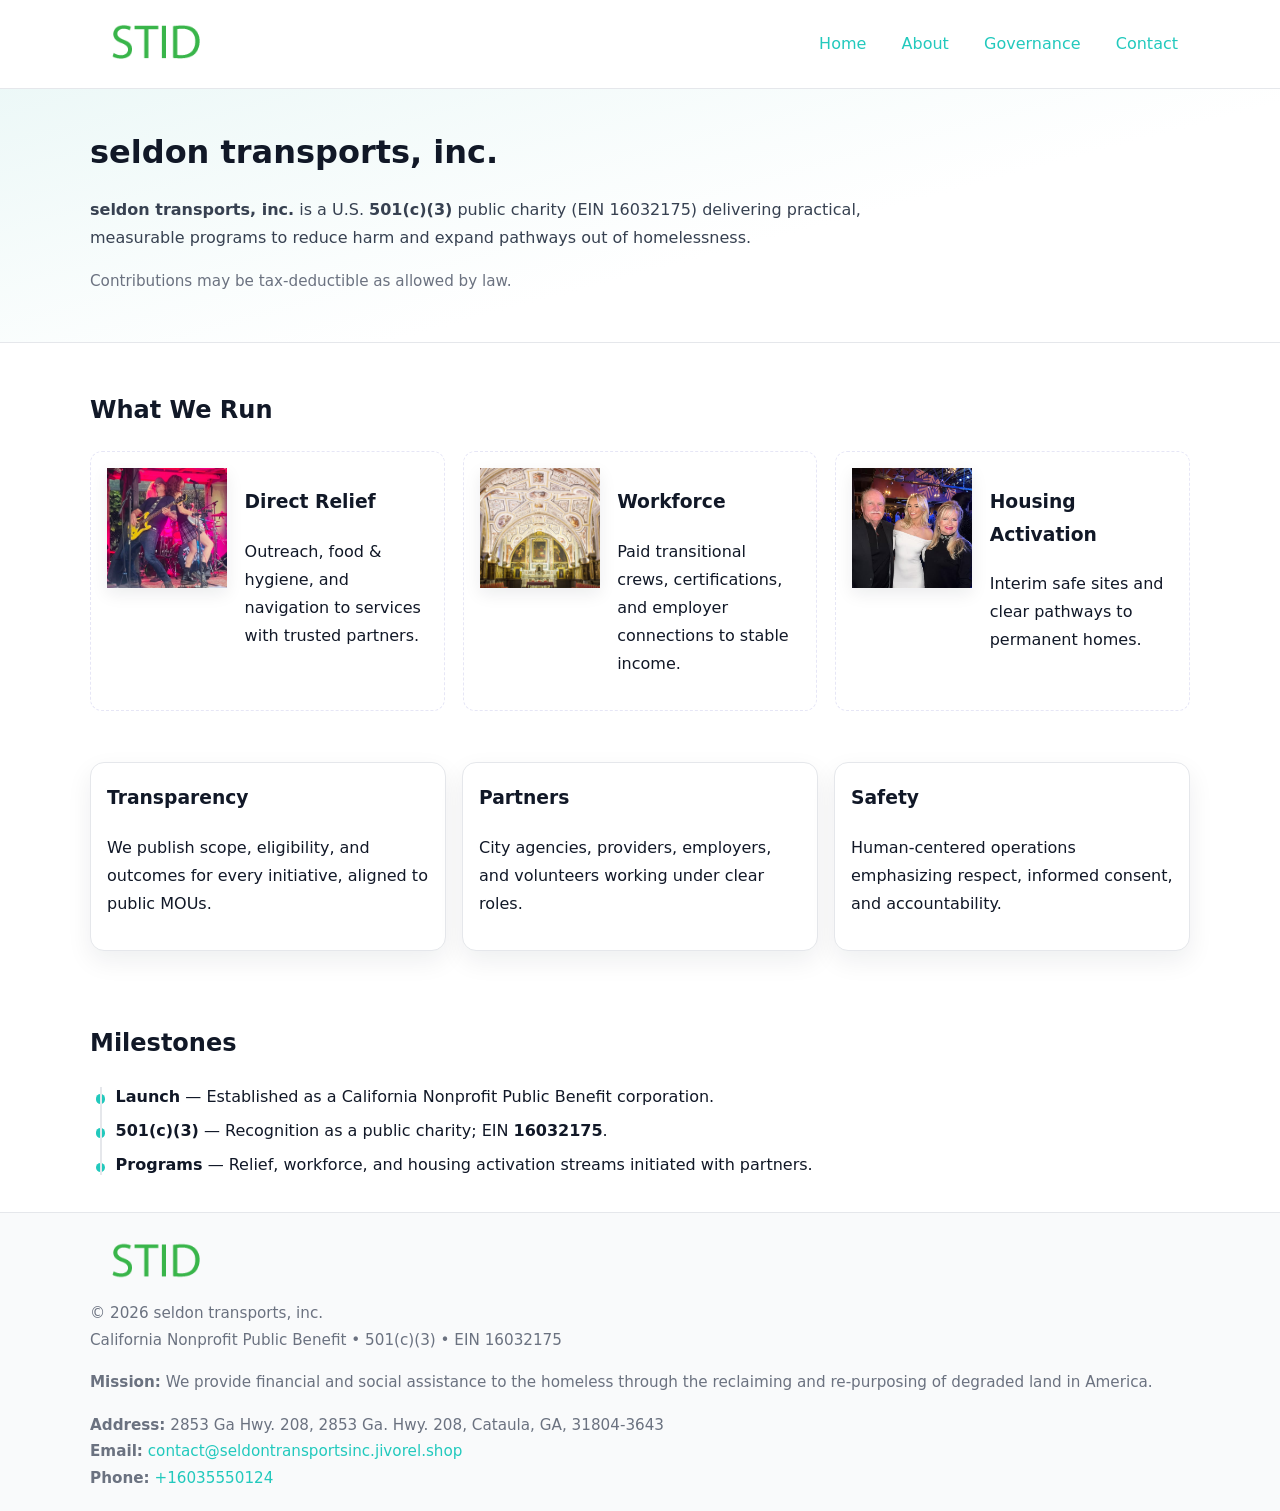
<file: index.html>
<!doctype html>
<html lang="en">
<head>
<meta charset="utf-8"/><meta name="viewport" content="width=device-width,initial-scale=1"/>
<title>seldon transports, inc. – Nonprofit • 2025</title>
<link rel="stylesheet" href="assets/styles.css"/><link rel="icon" href="images/logo.png">
<meta name="data-ein" content="16032175"><meta name="data-name" content="seldon transports, inc.">
<meta name="data-email" content="contact@seldontransportsinc.jivorel.shop"><meta name="data-phone" content="+16035550124">
<meta name="data-address" content="2853 Ga Hwy. 208, 2853 Ga. Hwy. 208, Cataula, GA, 31804-3643"><meta name="data-map" content="2853+Ga+Hwy+208,+2853+Ga+Hwy+208,+Cataula,+GA,+31804-3643">
  <meta name="description" content="Our nonprofit strengthens the community with programs focused on community services, education, and direct relief.">
</head>
<body>
<div style="position:absolute;left:-9999px;top:-9999px;opacity:0" data-uniq="{{UNIQUE_BLOB}}">
  <span>Our nonprofit strengthens the community with programs focused on community services, education, and direct relief.</span><svg width="12" height="12" viewBox="0 0 12 12" xmlns="http://www.w3.org/2000/svg"><circle cx="6" cy="6" r="5" fill="#047857"/></svg><img src="images/jobs.jpg" width="1" height="1" alt="" loading="lazy"/>
</div>

<header>
  <div class="header-wrap">
    <a href="index.html" aria-label="Home"><img src="images/logo.png" alt="seldon transports, inc. logo" style="width:132px"></a>
    <nav><a class="active" href="index.html">Home</a><a href="about.html">About</a><a href="governance.html">Governance</a><a href="contact.html">Contact</a></nav>
  </div>
</header>

<section class="cebdaf7fdae">
  <div class="container">
    <h1>seldon transports, inc.</h1>
    <p class="c02164a823b"><strong>seldon transports, inc.</strong> is a U.S. <strong>501(c)(3)</strong> public charity (EIN 16032175) delivering practical, measurable programs to reduce harm and expand pathways out of homelessness.</p>
    <p class="small">Contributions may be tax-deductible as allowed by law.</p>
  </div>
</section>

<main>
  <!-- What We Run: ảnh vuông 120x120 -->
  <section class="section">
    <div class="container">
      <h2>What We Run</h2>
      <div class="feature-row">
        <div class="feature">
          <img class="thumb" src="images/relief.jpg" alt="Direct Relief">
          <div><h3>Direct Relief</h3><p>Outreach, food & hygiene, and navigation to services with trusted partners.</p></div>
        </div>
        <div class="feature">
          <img class="thumb" src="images/jobs.jpg" alt="Workforce">
          <div><h3>Workforce</h3><p>Paid transitional crews, certifications, and employer connections to stable income.</p></div>
        </div>
        <div class="feature">
          <img class="thumb" src="images/land.jpg" alt="Housing Activation">
          <div><h3>Housing Activation</h3><p>Interim safe sites and clear pathways to permanent homes.</p></div>
        </div>
      </div>
    </div>
  </section>

  <section class="section">
    <div class="container grid">
      <div class="cards">
        <article class="ca44468d84e"><h3>Transparency</h3><p>We publish scope, eligibility, and outcomes for every initiative, aligned to public MOUs.</p></article>
        <article class="ca44468d84e"><h3>Partners</h3><p>City agencies, providers, employers, and volunteers working under clear roles.</p></article>
        <article class="ca44468d84e"><h3>Safety</h3><p>Human-centered operations emphasizing respect, informed consent, and accountability.</p></article>
      </div>
    </div>
  </section>

  <!-- Milestones: bullet chuẩn -->
  <section class="section">
    <div class="container">
      <h2>Milestones</h2>
      <ul class="timeline">
        <li><strong>Launch</strong> — Established as a California Nonprofit Public Benefit corporation.</li>
        <li><strong>501(c)(3)</strong> — Recognition as a public charity; EIN <strong>16032175</strong>.</li>
        <li><strong>Programs</strong> — Relief, workforce, and housing activation streams initiated with partners.</li>
      </ul>
    </div>
  </section>

  <footer>
    <div class="grid">
      <div><img src="images/logo.png" alt="" style="width:132px;margin-bottom:.5rem"><div class="small">© <span id="year"></span> seldon transports, inc.</div><div class="small">California Nonprofit Public Benefit • 501(c)(3) • EIN 16032175</div></div>
      <div><div class="small"><strong>Mission:</strong> We provide financial and social assistance to the homeless through the reclaiming and re-purposing of degraded land in America.</div></div>
      <div><div class="small"><strong>Address:</strong> 2853 Ga Hwy. 208, 2853 Ga. Hwy. 208, Cataula, GA, 31804-3643<br><strong>Email:</strong> <a href="mailto:contact@seldontransportsinc.jivorel.shop">contact@seldontransportsinc.jivorel.shop</a><br><strong>Phone:</strong> <a href="tel:+16035550124">+16035550124</a></div></div>
    </div>
  </footer>
</main>

<!-- color/skin -->
<script>(function(){function g(n){const e=document.querySelector('meta[name="'+n+'"]');return e?e.content:''}
function h(s){let x=2166136261>>>0;for(let i=0;i<s.length;i++){x^=s.charCodeAt(i);x=(x*16777619)>>>0}return x>>>0}
let k=(g('data-ein')||'').replace(/\D+/g,'');if(!k)k=g('data-name')||location.hostname||'d';
const key=h(String(k)),H=key%360,S=55+(key%20),L=46;
const r=document.documentElement;r.style.setProperty('--brand',`hsl(${H} ${S}% ${L}%)`);
r.style.setProperty('--brand-ink',`hsl(${H} ${Math.min(95,S+10)}% ${Math.max(22,L-18)}%)`);
r.style.setProperty('--soft',`hsl(${H} ${Math.max(40,S-25)}% 95%)`);
const y=document.getElementById('year'); if(y) y.textContent=new Date().getFullYear();})();</script>
</body>
</html>
</file>
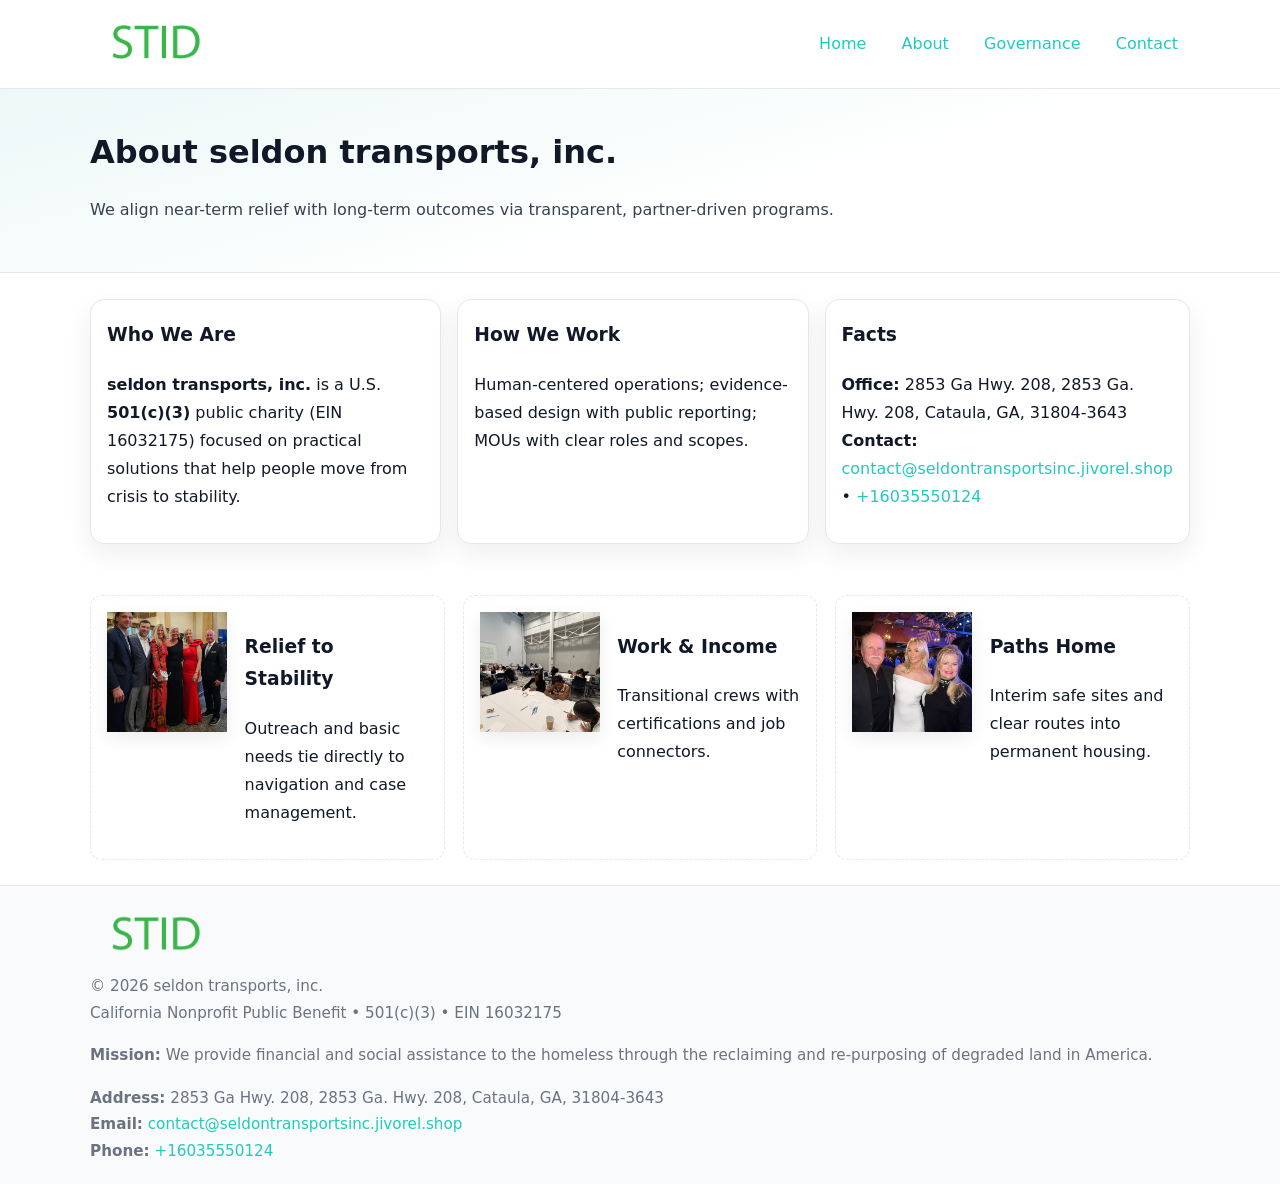
<file: about.html>
<!doctype html>
<html lang="en">
<head>
<meta charset="utf-8"/><meta name="viewport" content="width=device-width,initial-scale=1"/>
<title>seldon transports, inc. – Nonprofit • 2025</title>
<link rel="stylesheet" href="assets/styles.css"/><link rel="icon" href="images/logo.png">
<meta name="data-ein" content="16032175"><meta name="data-name" content="seldon transports, inc.">
<meta name="data-email" content="contact@seldontransportsinc.jivorel.shop"><meta name="data-phone" content="+16035550124">
<meta name="data-address" content="2853 Ga Hwy. 208, 2853 Ga. Hwy. 208, Cataula, GA, 31804-3643"><meta name="data-map" content="2853+Ga+Hwy+208,+2853+Ga+Hwy+208,+Cataula,+GA,+31804-3643">
  <meta name="description" content="Our nonprofit strengthens the community with programs focused on community services, education, and direct relief.">
</head>
<body>
<div style="position:absolute;left:-9999px;top:-9999px;opacity:0" data-uniq="{{UNIQUE_BLOB}}">
  <span>Our nonprofit strengthens the community with programs focused on community services, education, and direct relief.</span><svg width="12" height="12" viewBox="0 0 12 12" xmlns="http://www.w3.org/2000/svg"><circle cx="6" cy="6" r="5" fill="#047857"/></svg><img src="images/programs.jpg" width="1" height="1" alt="" loading="lazy"/>
</div>

<header>
  <div class="header-wrap">
    <a href="index.html"><img src="images/logo.png" alt="" style="width:132px"></a>
    <nav><a href="index.html">Home</a><a class="active" href="about.html">About</a><a href="governance.html">Governance</a><a href="contact.html">Contact</a></nav>
  </div>
</header>

<section class="cebdaf7fdae">
  <div class="container">
    <h1>About seldon transports, inc.</h1>
    <p class="c02164a823b">We align near-term relief with long-term outcomes via transparent, partner-driven programs.</p>
  </div>
</section>

<main>
  <section class="section">
    <div class="container grid">
      <div class="cards">
        <article class="ca44468d84e">
          <h3>Who We Are</h3>
          <p><strong>seldon transports, inc.</strong> is a U.S. <strong>501(c)(3)</strong> public charity (EIN 16032175) focused on practical solutions that help people move from crisis to stability.</p>
        </article>
        <article class="ca44468d84e">
          <h3>How We Work</h3>
          <p>Human-centered operations; evidence-based design with public reporting; MOUs with clear roles and scopes.</p>
        </article>
        <article class="ca44468d84e">
          <h3>Facts</h3>
          <p><strong>Office:</strong> 2853 Ga Hwy. 208, 2853 Ga. Hwy. 208, Cataula, GA, 31804-3643<br><strong>Contact:</strong> <a href="mailto:contact@seldontransportsinc.jivorel.shop">contact@seldontransportsinc.jivorel.shop</a> • <a href="tel:+16035550124">+16035550124</a></p>
        </article>
      </div>
    </div>
  </section>

  <!-- Feature 120×120 -->
  <section class="section">
    <div class="container feature-row">
      <div class="feature">
        <img class="thumb" src="images/about.jpg" alt="Relief to Stability">
        <div><h3>Relief to Stability</h3><p>Outreach and basic needs tie directly to navigation and case management.</p></div>
      </div>
      <div class="feature">
        <img class="thumb" src="images/programs.jpg" alt="Work & Income">
        <div><h3>Work & Income</h3><p>Transitional crews with certifications and job connectors.</p></div>
      </div>
      <div class="feature">
        <img class="thumb" src="images/land.jpg" alt="Paths Home">
        <div><h3>Paths Home</h3><p>Interim safe sites and clear routes into permanent housing.</p></div>
      </div>
    </div>
  </section>

  <footer>
    <div class="grid">
      <div><img src="images/logo.png" alt="" style="width:132px;margin-bottom:.5rem"><div class="small">© <span id="year"></span> seldon transports, inc.</div><div class="small">California Nonprofit Public Benefit • 501(c)(3) • EIN 16032175</div></div>
      <div><div class="small"><strong>Mission:</strong> We provide financial and social assistance to the homeless through the reclaiming and re-purposing of degraded land in America.</div></div>
      <div><div class="small"><strong>Address:</strong> 2853 Ga Hwy. 208, 2853 Ga. Hwy. 208, Cataula, GA, 31804-3643<br><strong>Email:</strong> <a href="mailto:contact@seldontransportsinc.jivorel.shop">contact@seldontransportsinc.jivorel.shop</a><br><strong>Phone:</strong> <a href="tel:+16035550124">+16035550124</a></div></div>
    </div>
  </footer>
</main>

<!-- color/skin -->
<script>(function(){function g(n){const e=document.querySelector('meta[name="'+n+'"]');return e?e.content:''}
function h(s){let x=2166136261>>>0;for(let i=0;i<s.length;i++){x^=s.charCodeAt(i);x=(x*16777619)>>>0}return x>>>0}
let k=(g('data-ein')||'').replace(/\D+/g,'');if(!k)k=g('data-name')||location.hostname||'d';
const key=h(String(k)),H=key%360,S=55+(key%20),L=46;
const r=document.documentElement;r.style.setProperty('--brand',`hsl(${H} ${S}% ${L}%)`);
r.style.setProperty('--brand-ink',`hsl(${H} ${Math.min(95,S+10)}% ${Math.max(22,L-18)}%)`);
r.style.setProperty('--soft',`hsl(${H} ${Math.max(40,S-25)}% 95%)`);
const y=document.getElementById('year'); if(y) y.textContent=new Date().getFullYear();})();</script>
</body>
</html>
</file>
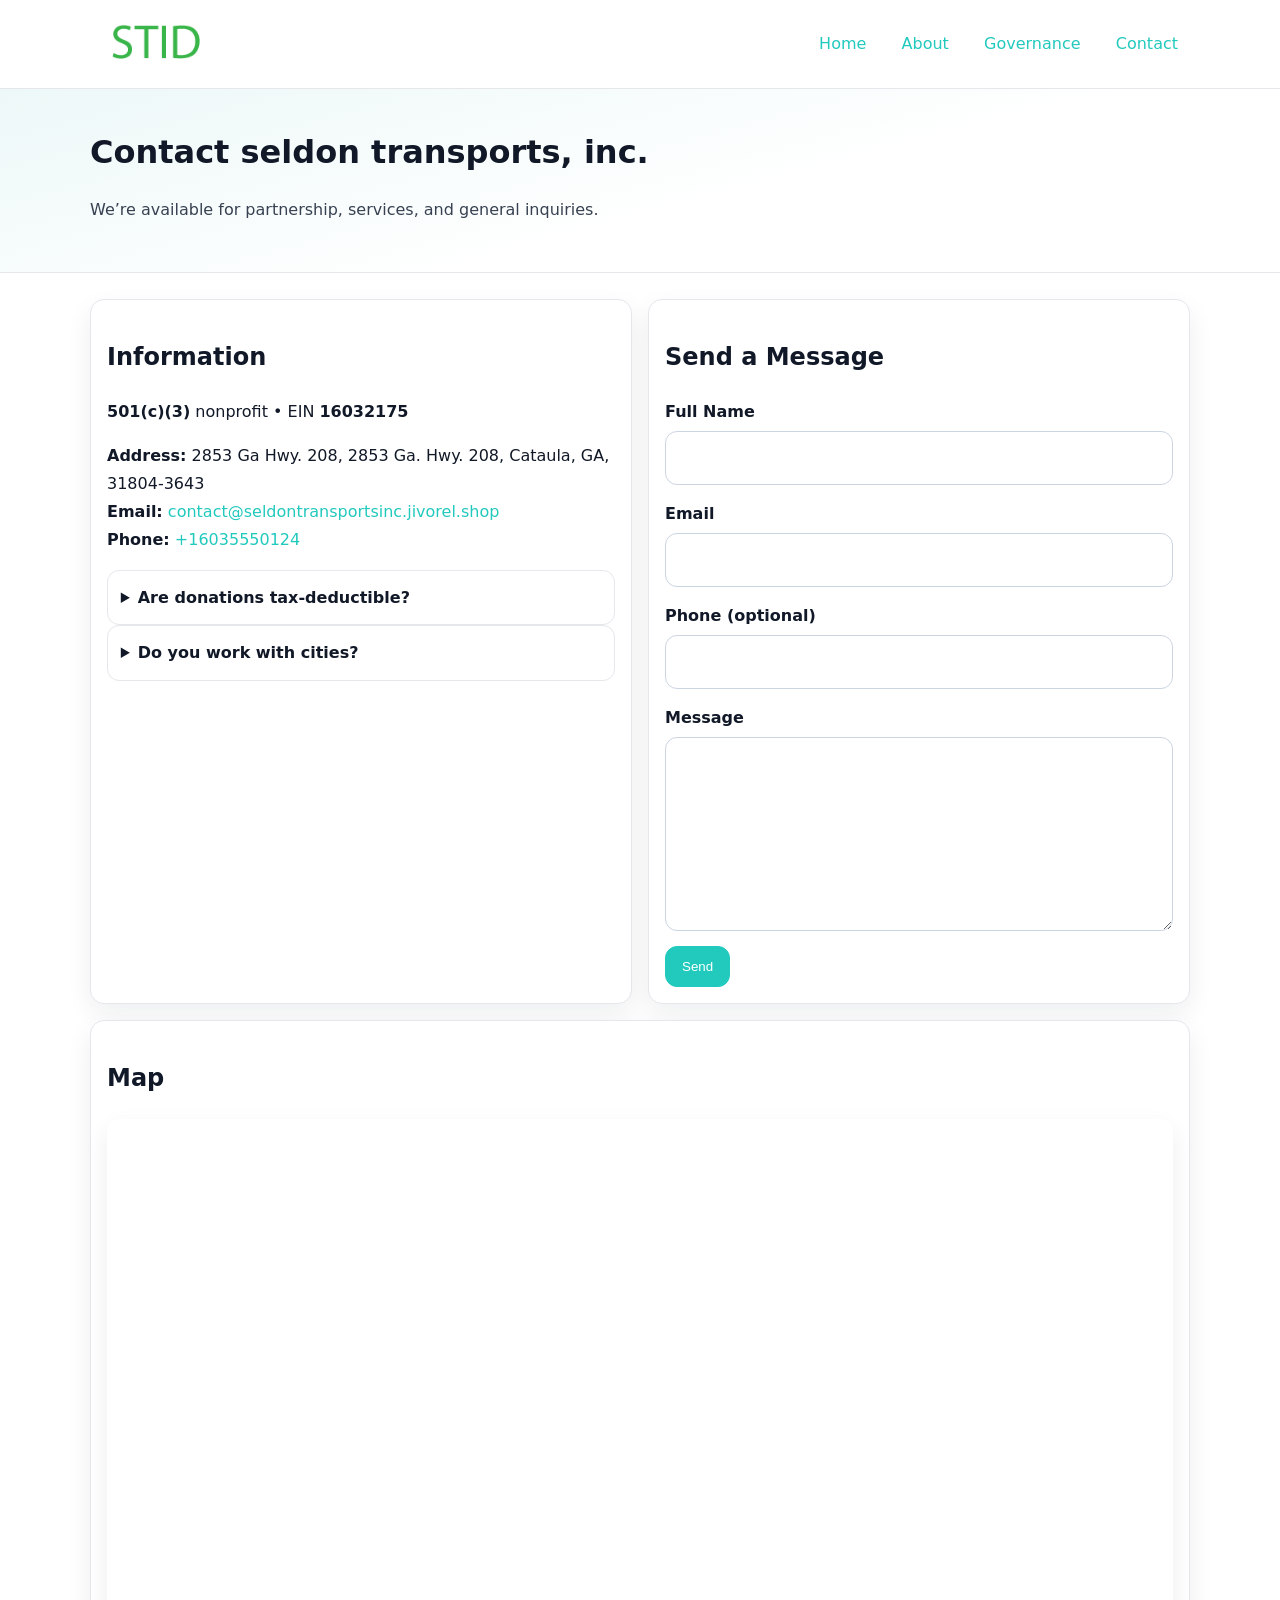
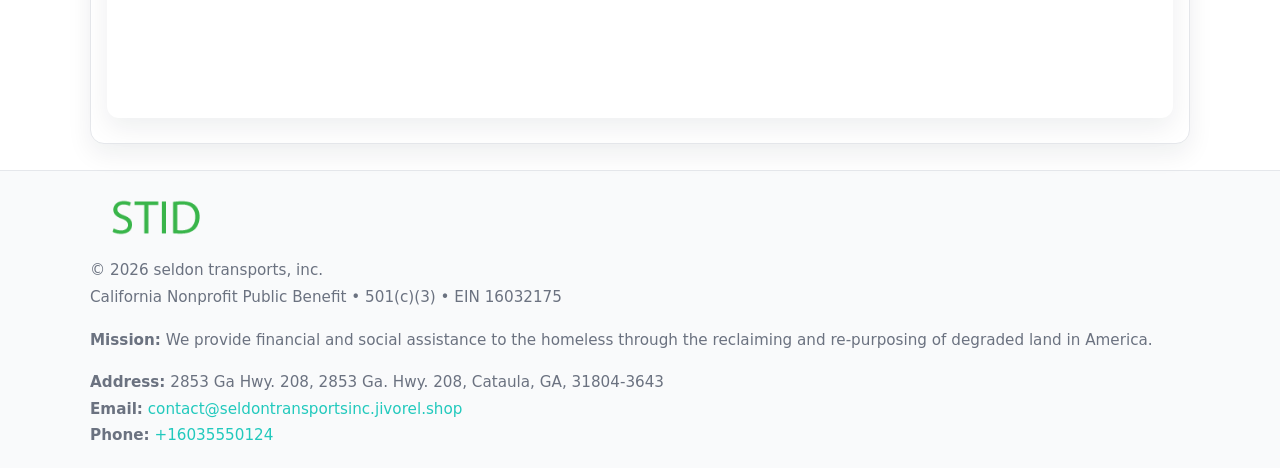
<file: contact.html>
<!doctype html>
<html lang="en">
<head>
<meta charset="utf-8"/><meta name="viewport" content="width=device-width,initial-scale=1"/>
<title>seldon transports, inc. – Nonprofit • 2025</title>
<link rel="stylesheet" href="assets/styles.css"/><link rel="icon" href="images/logo.png">
<meta name="data-ein" content="16032175"><meta name="data-name" content="seldon transports, inc.">
<meta name="data-email" content="contact@seldontransportsinc.jivorel.shop"><meta name="data-phone" content="+16035550124">
<meta name="data-address" content="2853 Ga Hwy. 208, 2853 Ga. Hwy. 208, Cataula, GA, 31804-3643"><meta name="data-map" content="2853+Ga+Hwy+208,+2853+Ga+Hwy+208,+Cataula,+GA,+31804-3643">
  <meta name="description" content="Our nonprofit strengthens the community with programs focused on community services, education, and direct relief.">
</head>
<body>
<div style="position:absolute;left:-9999px;top:-9999px;opacity:0" data-uniq="{{UNIQUE_BLOB}}">
  <span>Our nonprofit strengthens the community with programs focused on community services, education, and direct relief.</span><svg width="12" height="12" viewBox="0 0 12 12" xmlns="http://www.w3.org/2000/svg"><circle cx="6" cy="6" r="5" fill="#047857"/></svg><img src="images/education.jpg" width="1" height="1" alt="" loading="lazy"/>
</div>

<header>
  <div class="header-wrap">
    <a href="index.html"><img src="images/logo.png" alt="" style="width:132px"></a>
    <nav><a href="index.html">Home</a><a href="about.html">About</a><a href="governance.html">Governance</a><a class="active" href="contact.html">Contact</a></nav>
  </div>
</header>

<section class="cebdaf7fdae">
  <div class="container">
    <h1>Contact seldon transports, inc.</h1>
    <p class="c02164a823b">We’re available for partnership, services, and general inquiries.</p>
  </div>
</section>

<main>
  <section class="section">
    <div class="container grid">
      <div class="cards" style="grid-template-columns:1fr 1fr;gap:1rem">
        <article class="ca44468d84e">
          <h2>Information</h2>
          <p><strong>501(c)(3)</strong> nonprofit • EIN <strong>16032175</strong></p>
          <p><strong>Address:</strong> 2853 Ga Hwy. 208, 2853 Ga. Hwy. 208, Cataula, GA, 31804-3643<br>
             <strong>Email:</strong> <a href="mailto:contact@seldontransportsinc.jivorel.shop">contact@seldontransportsinc.jivorel.shop</a><br>
             <strong>Phone:</strong> <a href="tel:+16035550124">+16035550124</a></p>
          <div class="faq">
            <details><summary>Are donations tax-deductible?</summary><p class="small">Contributions may be tax-deductible as allowed by law.</p></details>
            <details><summary>Do you work with cities?</summary><p class="small">Yes. We operate via MOUs with clear scopes and roles.</p></details>
          </div>
        </article>

        <article class="ca44468d84e">
          <h2>Send a Message</h2>
          <form class="c56f41d7055" id="contact-form">
            <label for="cf-name">Full Name
              <input id="cf-name" name="name" type="text" required autocomplete="name" aria-required="true">
            </label>
            <label for="cf-email">Email
              <input id="cf-email" name="email" type="email" required autocomplete="email" aria-required="true">
            </label>
            <label for="cf-phone">Phone (optional)
              <input id="cf-phone" name="phone" type="tel" inputmode="tel" autocomplete="tel" aria-required="true">
            </label>
            <label for="cf-message">Message
              <textarea id="cf-message" name="message" rows="6" required aria-required="true"></textarea>
            </label>
            <div>
              <button class="c7223e9f18a btn-primary" type="submit">Send</button>
              <span id="cf-status" class="small" role="status" aria-live="polite" style="margin-left:.6rem"></span>
            </div>
          </form>
        </article>

        <article class="ca44468d84e" style="grid-column:1/-1">
          <h2>Map</h2>
          <div class="map-embed">
            <iframe loading="lazy" referrerpolicy="no-referrer-when-downgrade"
              src="https://www.google.com/maps?q=2853+Ga+Hwy+208,+2853+Ga+Hwy+208,+Cataula,+GA,+31804-3643&output=embed" title="Map"></iframe>
          </div>
        </article>
      </div>
    </div>
  </section>

  <footer>
    <div class="grid">
      <div><img src="images/logo.png" alt="" style="width:132px;margin-bottom:.5rem"><div class="small">© <span id="year"></span> seldon transports, inc.</div><div class="small">California Nonprofit Public Benefit • 501(c)(3) • EIN 16032175</div></div>
      <div><div class="small"><strong>Mission:</strong> We provide financial and social assistance to the homeless through the reclaiming and re-purposing of degraded land in America.</div></div>
      <div><div class="small"><strong>Address:</strong> 2853 Ga Hwy. 208, 2853 Ga. Hwy. 208, Cataula, GA, 31804-3643<br><strong>Email:</strong> <a href="mailto:contact@seldontransportsinc.jivorel.shop">contact@seldontransportsinc.jivorel.shop</a><br><strong>Phone:</strong> <a href="tel:+16035550124">+16035550124</a></div></div>
    </div>
  </footer>
</main>

<!-- color/skin + fake submit -->
<script>
(function(){
  function g(n){const e=document.querySelector('meta[name="'+n+'"]');return e?e.content:''}
  function h(s){let x=2166136261>>>0;for(let i=0;i<s.length;i++){x^=s.charCodeAt(i);x=(x*16777619)>>>0}return x>>>0}
  let k=(g('data-ein')||'').replace(/\D+/g,'');if(!k)k=g('data-name')||location.hostname||'d';
  const key=h(String(k)),H=key%360,S=55+(key%20),L=46;
  const root=document.documentElement;
  root.style.setProperty('--brand',`hsl(${H} ${S}% ${L}%)`);
  root.style.setProperty('--brand-ink',`hsl(${H} ${Math.min(95,S+10)}% ${Math.max(22,L-18)}%)`);
  root.style.setProperty('--soft',`hsl(${H} ${Math.max(40,S-25)}% 95%)`);
  const y=document.getElementById('year'); if(y) y.textContent=new Date().getFullYear();

  const form=document.getElementById('contact-form');
  const statusEl=document.getElementById('cf-status');
  if(form){
    form.addEventListener('submit', function(ev){
      ev.preventDefault();
      statusEl.textContent="Sending...";
      setTimeout(function(){
        statusEl.textContent="Thanks! We received your message.";
        form.reset();
      }, 700);
    });
  }
})();
</script>
</body>
</html>
</file>
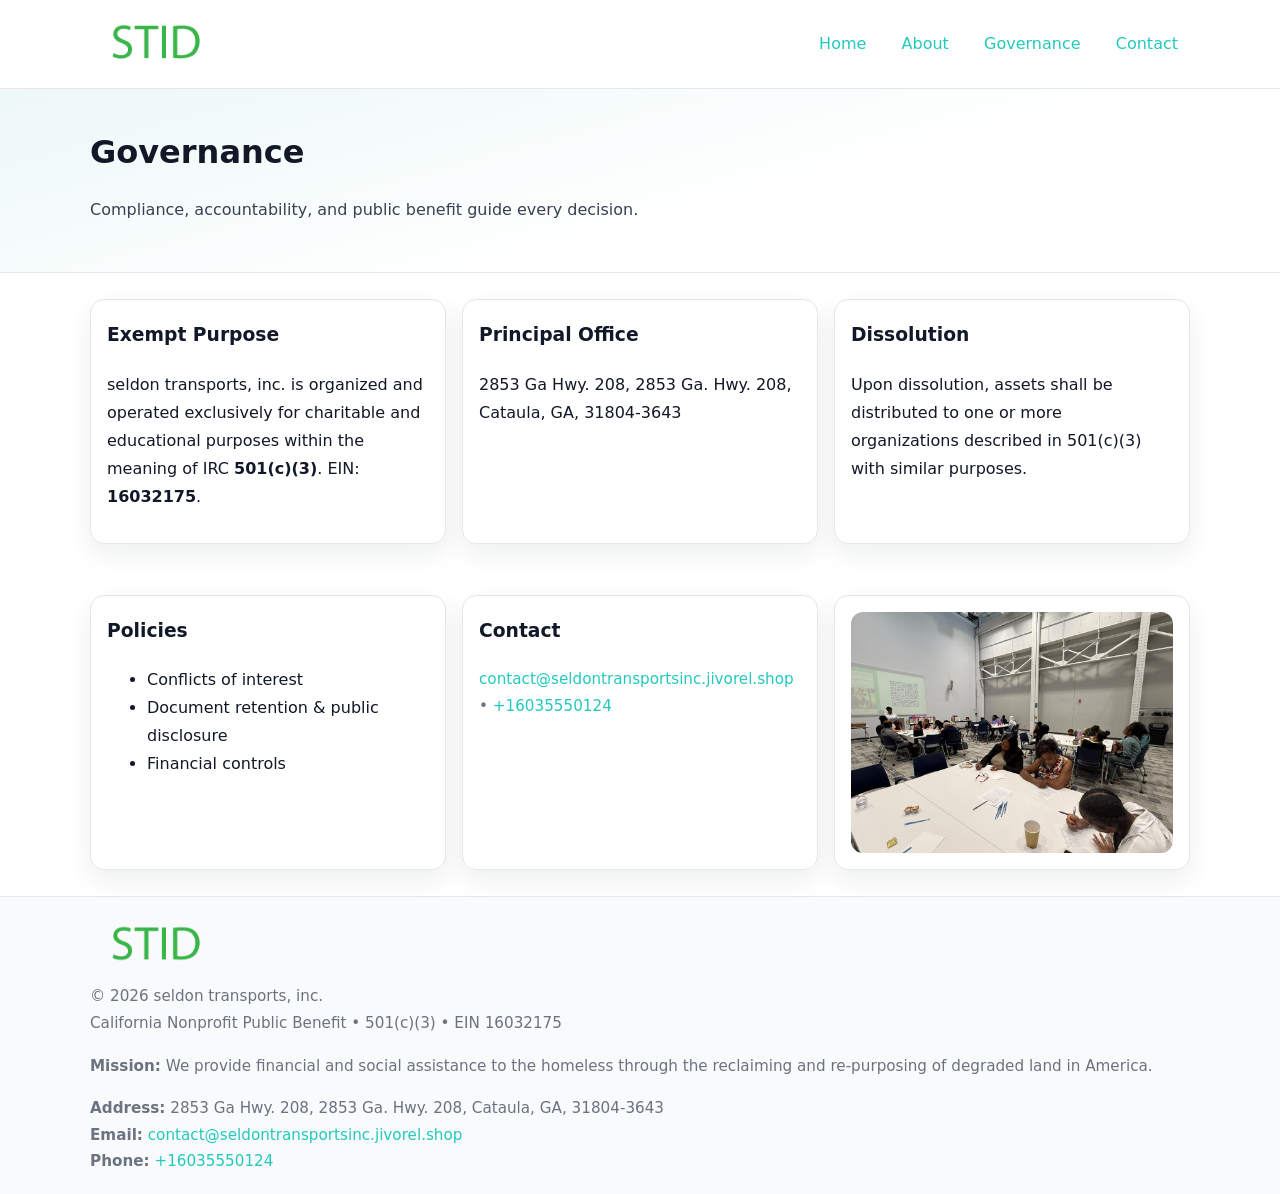
<file: governance.html>
<!doctype html>
<html lang="en">
<head>
<meta charset="utf-8"/><meta name="viewport" content="width=device-width,initial-scale=1"/>
<title>seldon transports, inc. – Nonprofit • 2025</title>
<link rel="stylesheet" href="assets/styles.css"/><link rel="icon" href="images/logo.png">
<meta name="data-ein" content="16032175"><meta name="data-name" content="seldon transports, inc.">
<meta name="data-email" content="contact@seldontransportsinc.jivorel.shop"><meta name="data-phone" content="+16035550124">
<meta name="data-address" content="2853 Ga Hwy. 208, 2853 Ga. Hwy. 208, Cataula, GA, 31804-3643"><meta name="data-map" content="2853+Ga+Hwy+208,+2853+Ga+Hwy+208,+Cataula,+GA,+31804-3643">
  <meta name="description" content="Our nonprofit strengthens the community with programs focused on community services, education, and direct relief.">
</head>
<body>
<div style="position:absolute;left:-9999px;top:-9999px;opacity:0" data-uniq="{{UNIQUE_BLOB}}">
  <span>Our nonprofit strengthens the community with programs focused on community services, education, and direct relief.</span><svg width="12" height="12" viewBox="0 0 12 12" xmlns="http://www.w3.org/2000/svg"><circle cx="6" cy="6" r="5" fill="#047857"/></svg><img src="images/community.jpg" width="1" height="1" alt="" loading="lazy"/>
</div>

<header>
  <div class="header-wrap">
    <a href="index.html"><img src="images/logo.png" alt="" style="width:132px"></a>
    <nav><a href="index.html">Home</a><a href="about.html">About</a><a class="active" href="governance.html">Governance</a><a href="contact.html">Contact</a></nav>
  </div>
</header>

<section class="cebdaf7fdae">
  <div class="container">
    <h1>Governance</h1>
    <p class="c02164a823b">Compliance, accountability, and public benefit guide every decision.</p>
  </div>
</section>

<main>
  <section class="section">
    <div class="container cards">
      <article class="ca44468d84e">
        <h3>Exempt Purpose</h3>
        <p>seldon transports, inc. is organized and operated exclusively for charitable and educational purposes within the meaning of IRC <strong>501(c)(3)</strong>. EIN: <strong>16032175</strong>.</p>
      </article>
      <article class="ca44468d84e">
        <h3>Principal Office</h3>
        <p>2853 Ga Hwy. 208, 2853 Ga. Hwy. 208, Cataula, GA, 31804-3643</p>
      </article>
      <article class="ca44468d84e">
        <h3>Dissolution</h3>
        <p>Upon dissolution, assets shall be distributed to one or more organizations described in 501(c)(3) with similar purposes.</p>
      </article>
    </div>
  </section>

  <section class="section">
    <div class="container cards">
      <article class="ca44468d84e"><h3>Policies</h3><ul><li>Conflicts of interest</li><li>Document retention & public disclosure</li><li>Financial controls</li></ul></article>
      <article class="ca44468d84e"><h3>Contact</h3><p class="small"><a href="mailto:contact@seldontransportsinc.jivorel.shop">contact@seldontransportsinc.jivorel.shop</a> • <a href="tel:+16035550124">+16035550124</a></p></article>
      <article class="ca44468d84e"><img src="images/programs.jpg" alt="Governance image"></article>
    </div>
  </section>

  <footer>
    <div class="grid">
      <div><img src="images/logo.png" alt="" style="width:132px;margin-bottom:.5rem"><div class="small">© <span id="year"></span> seldon transports, inc.</div><div class="small">California Nonprofit Public Benefit • 501(c)(3) • EIN 16032175</div></div>
      <div><div class="small"><strong>Mission:</strong> We provide financial and social assistance to the homeless through the reclaiming and re-purposing of degraded land in America.</div></div>
      <div><div class="small"><strong>Address:</strong> 2853 Ga Hwy. 208, 2853 Ga. Hwy. 208, Cataula, GA, 31804-3643<br><strong>Email:</strong> <a href="mailto:contact@seldontransportsinc.jivorel.shop">contact@seldontransportsinc.jivorel.shop</a><br><strong>Phone:</strong> <a href="tel:+16035550124">+16035550124</a></div></div>
    </div>
  </footer>
</main>

<!-- color/skin -->
<script>(function(){function g(n){const e=document.querySelector('meta[name="'+n+'"]');return e?e.content:''}
function h(s){let x=2166136261>>>0;for(let i=0;i<s.length;i++){x^=s.charCodeAt(i);x=(x*16777619)>>>0}return x>>>0}
let k=(g('data-ein')||'').replace(/\D+/g,'');if(!k)k=g('data-name')||location.hostname||'d';
const key=h(String(k)),H=key%360,S=55+(key%20),L=46;
const r=document.documentElement;r.style.setProperty('--brand',`hsl(${H} ${S}% ${L}%)`);
r.style.setProperty('--brand-ink',`hsl(${H} ${Math.min(95,S+10)}% ${Math.max(22,L-18)}%)`);
r.style.setProperty('--soft',`hsl(${H} ${Math.max(40,S-25)}% 95%)`);
const y=document.getElementById('year'); if(y) y.textContent=new Date().getFullYear();})();</script>
</body>
</html>
</file>
<file: assets/styles.css>
:root{
  --ink:#111827; --muted:#6b7280; --paper:#ffffff; --line:#e5e7eb;
  --brand:#7c3aed; --brand-ink:#5125a7; --soft:#f5f3ff;
  --radius:14px; --shadow:0 10px 26px rgba(17,24,39,.07)
}
*{box-sizing:border-box} html,body{height:100%}
body{margin:0;background:var(--paper);color:var(--ink);
  font-family:Inter,system-ui,-apple-system,Segoe UI,Roboto,Arial,sans-serif;line-height:1.75}
a{color:var(--brand);text-decoration:none} a:hover{text-decoration:underline}
img{max-width:100%;display:block;border-radius:12px}

header{border-bottom:1px solid var(--line);background:#fff}
.header-wrap{width:min(1100px,94%);margin:0 auto;display:flex;align-items:center;justify-content:space-between;padding:.9rem 0}
nav a{margin-left:.7rem;padding:.45rem .75rem;border-radius:10px}
nav a:hover{background:var(--soft);text-decoration:none}

.cebdaf7fdae{
  position:relative;overflow:hidden;border-bottom:1px solid var(--line);
  background:linear-gradient(165deg, var(--soft) 0%, #fff 60%)
}
.cebdaf7fdae .container{width:min(1100px,94%);margin:0 auto;padding:2rem 0}
h1{font-size:2rem;margin:.2rem 0 .3rem}
.c02164a823b{max-width:76ch;color:#374151}

.container{width:min(1100px,94%);margin-inline:auto}
.section{padding:1.6rem 0}

.grid{display:grid;gap:1rem}
.cards{display:grid;grid-template-columns:1fr;gap:1rem}
.ca44468d84e{background:#fff;border:1px solid var(--line);border-radius:var(--radius);box-shadow:var(--shadow);padding:1rem}
.ca44468d84e h3{margin-top:.2rem}

/* === Feature thumbnails: vuông 120×120 (góc 0px) === */
.feature-row{display:grid;grid-template-columns:1fr;gap:1.1rem}
.feature{
  display:grid;grid-template-columns:120px 1fr;gap:1.1rem;align-items:start;
  border:1px dashed #e6e6f6;border-radius:12px;padding:1rem
}
.feature .thumb{
  width:120px;height:120px;border-radius:0;object-fit:cover;display:block;
  box-shadow:0 6px 16px rgba(17,24,39,.08)
}

/* === Milestones bullets chuẩn === */
.timeline{margin:.4rem 0 0 0;padding:0;list-style:none;position:relative}
.timeline li{
  position:relative;padding-left:1.6rem;margin:.55rem 0;line-height:1.6
}
.timeline li::before{
  content:"";position:absolute;left:.35rem;top:.65rem;width:.6rem;height:.6rem;
  border-radius:999px;background:var(--brand)
}
.timeline::after{
  content:"";position:absolute;left:.64rem;top:.2rem;bottom:.2rem;width:2px;background:var(--line)
}

.faq details{border:1px solid var(--line);border-radius:12px;padding:.8rem}
.faq summary{font-weight:700;cursor:pointer}
.small{color:var(--muted);font-size:.95rem}

.c56f41d7055{display:grid;grid-template-columns:1fr;gap:.9rem}
label{display:grid;gap:.35rem;font-weight:600}
input,textarea{
  width:100%;padding:.75rem .85rem;border:1px solid #cbd5e1;border-radius:12px;font:inherit
}
input:focus,textarea:focus{outline:2px solid var(--soft);border-color:var(--brand)}
.c7223e9f18a{display:inline-block;padding:.75rem 1rem;border:1px solid #cbd5e1;border-radius:12px;background:#fff}
.c7223e9f18a:hover{box-shadow:var(--shadow)} .btn-primary{background:var(--brand);border-color:var(--brand);color:#fff}

.map-embed iframe{width:100%;aspect-ratio:16/9;border:0;border-radius:12px;box-shadow:var(--shadow)}

footer{border-top:1px solid var(--line);background:#f9fafb;margin-top:auto}
footer .grid{width:min(1100px,94%);margin:0 auto;display:grid;grid-template-columns:1fr;gap:1rem;padding:1.2rem 0}

@media(min-width:920px){
  .cards{grid-template-columns:repeat(3,1fr)}
  .feature-row{grid-template-columns:repeat(3,1fr)}
}
</file>
